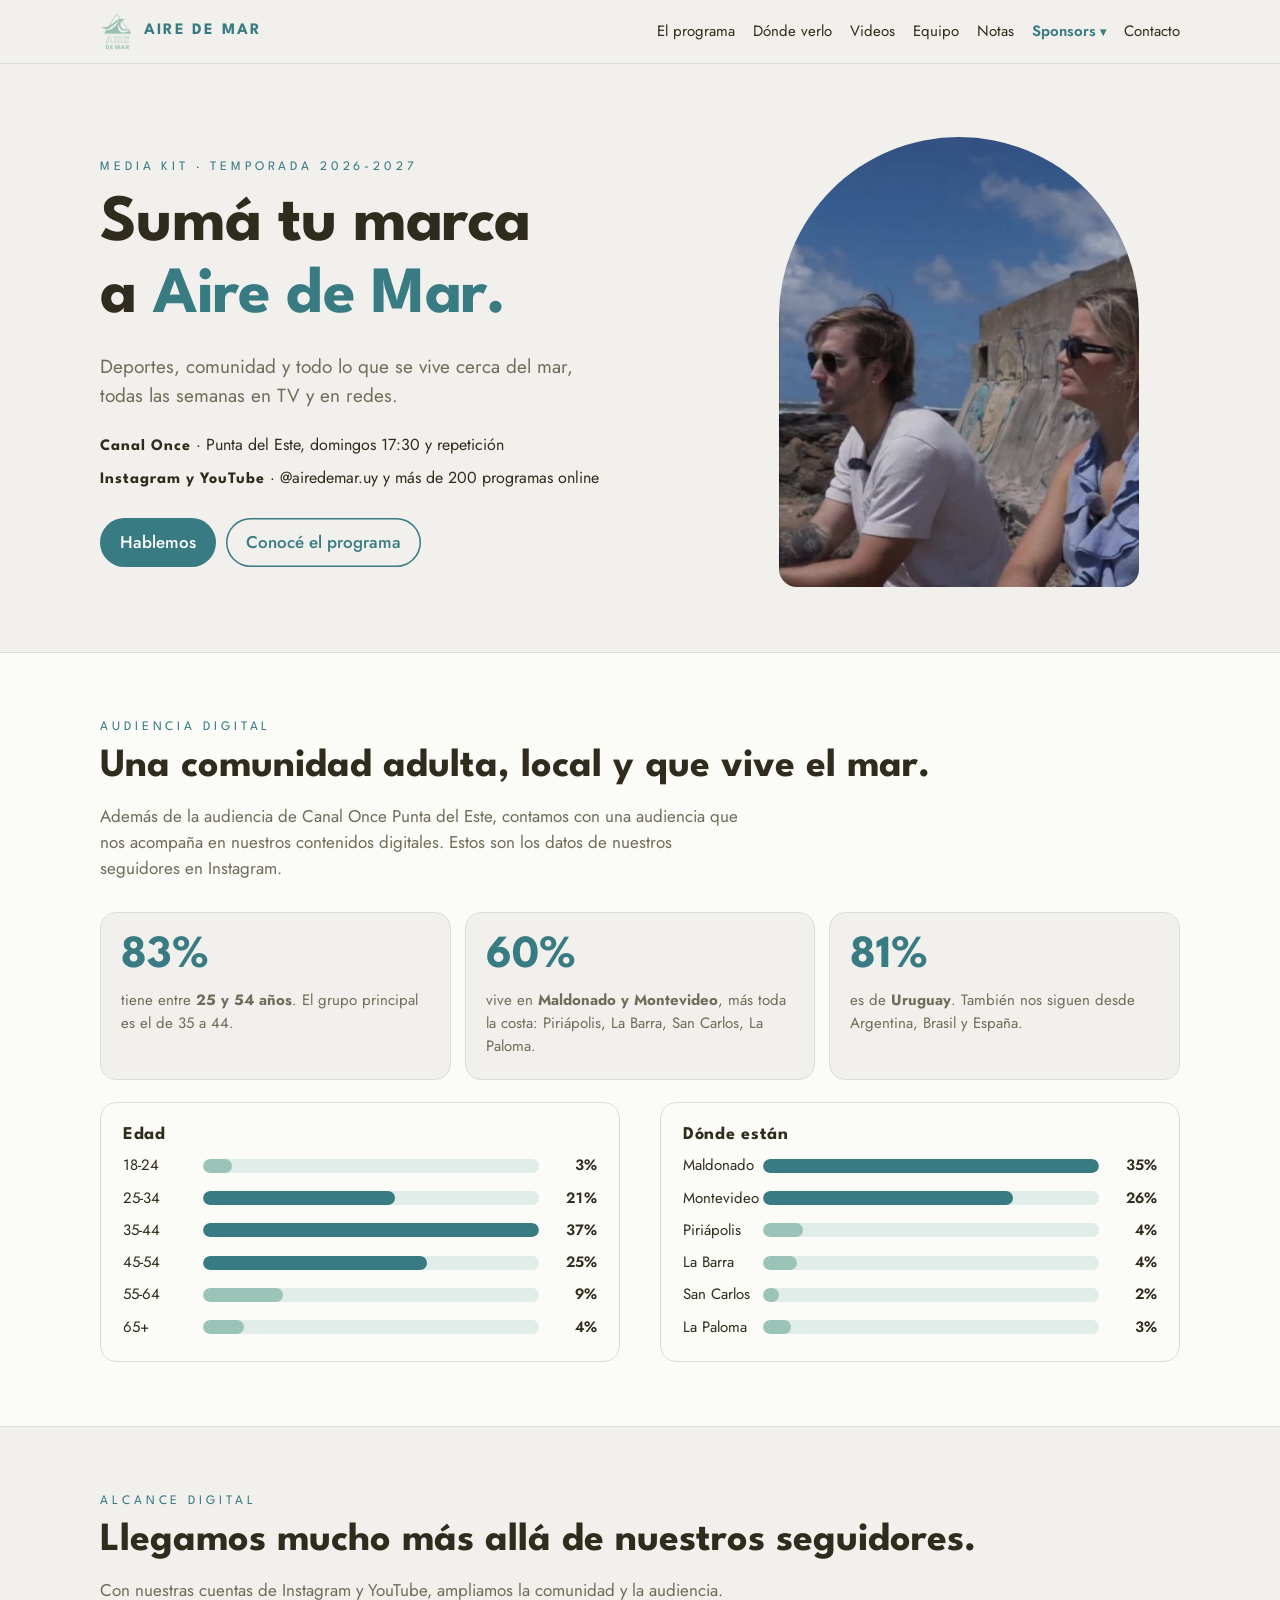
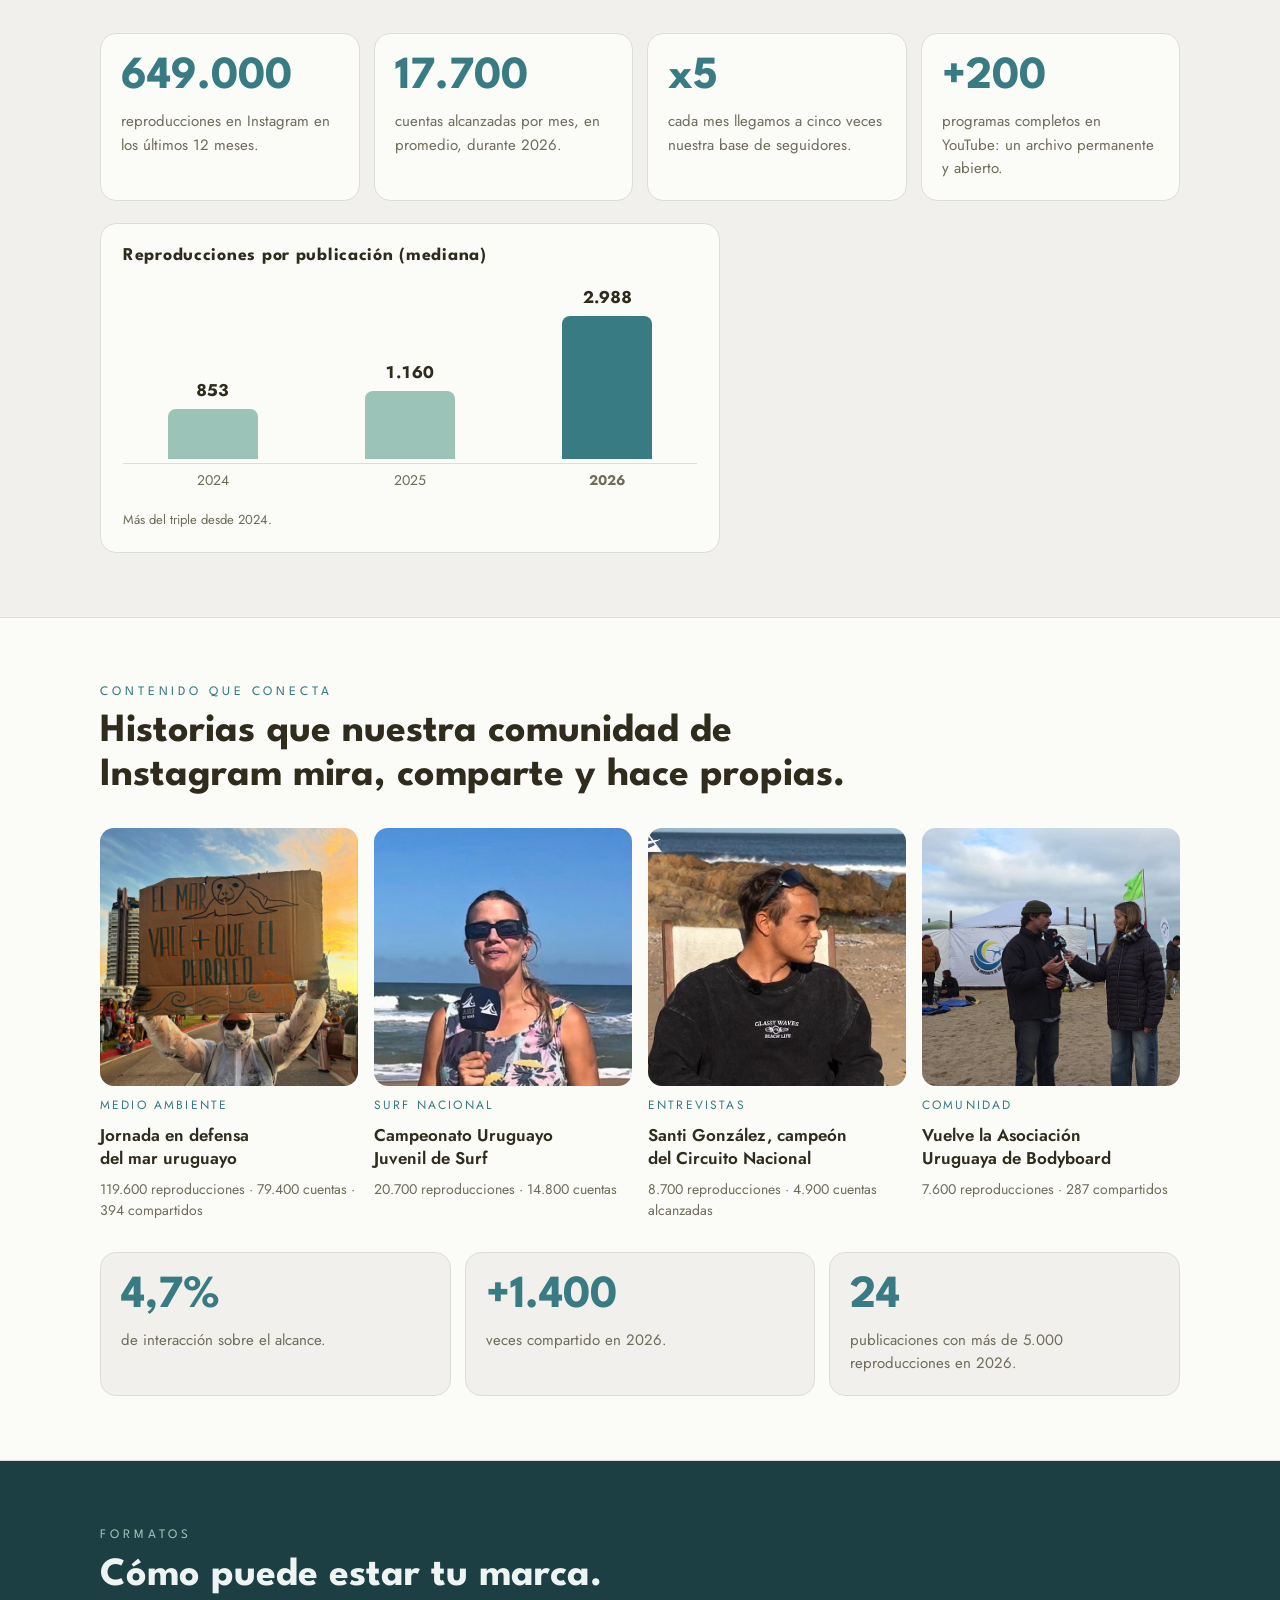
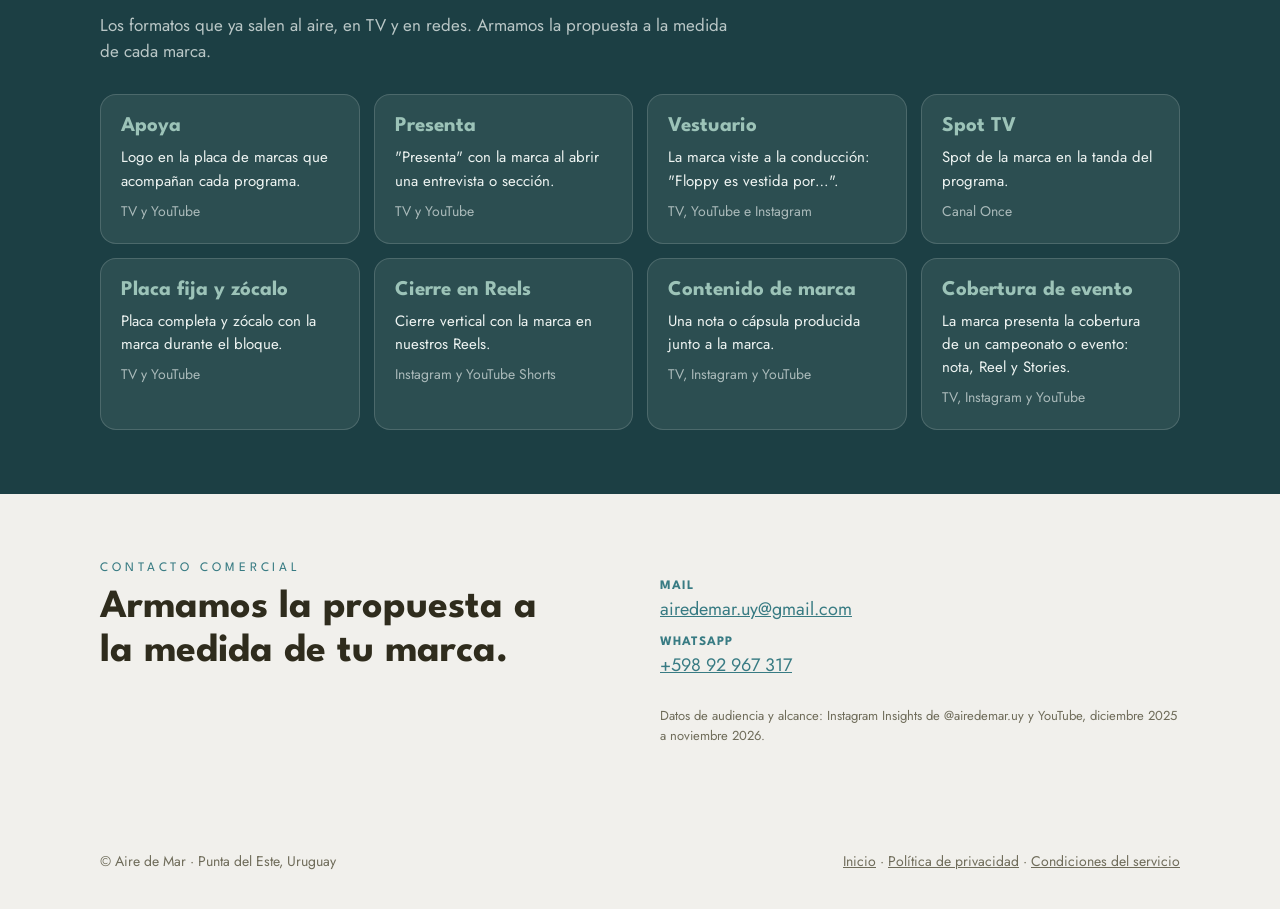
<file: sponsors/index.html>
<!DOCTYPE html>
<html lang="es">
<head>
<meta charset="utf-8">
<meta name="viewport" content="width=device-width, initial-scale=1">
<title>Sponsors · Aire de Mar</title>
<meta name="description" content="Media kit de Aire de Mar: audiencia, alcance, contenido y formatos para marcas. TV y redes desde Punta del Este.">
<meta property="og:title" content="Sumá tu marca a Aire de Mar">
<meta property="og:description" content="Audiencia, alcance y formatos para marcas. TV y redes.">
<meta property="og:image" content="https://airedemaruy.github.io/airedemar/img/compartir.jpg">
<meta property="og:image:width" content="1200">
<meta property="og:image:height" content="630">
<meta name="twitter:card" content="summary_large_image">
<link rel="icon" href="../img/logo.png">
<link rel="preconnect" href="https://fonts.googleapis.com">
<link rel="preconnect" href="https://fonts.gstatic.com" crossorigin>
<link rel="stylesheet" href="https://fonts.googleapis.com/css2?family=League+Spartan:wght@500;700&family=Jost:wght@400;500;600&display=swap">
<link rel="stylesheet" href="../estilos.css">
</head>
<body>

<header class="cabecera">
  <div class="contenedor">
    <a class="marca" href="../"><img src="../img/logo.png" alt=""><span>AIRE DE MAR</span></a>
    <nav class="menu" aria-label="Secciones">
      <a href="../#programa">El programa</a><a href="../#donde">Dónde verlo</a><a href="../#videos">Videos</a><a href="../#equipo">Equipo</a><a href="../#notas">Notas</a>
      <details class="submenu actual"><summary>Sponsors</summary><div class="desplegable"><a href="../sponsors/">Media kit</a><a href="../sponsors/#audiencia">Audiencia</a><a href="../sponsors/#alcance">Alcance</a><a href="../sponsors/#contenido">Contenido</a><a href="../sponsors/#formatos">Formatos</a><a href="../sponsors/#contacto">Contacto comercial</a></div></details><a href="#contacto">Contacto</a>
    </nav>
  </div>
</header>

<main>
  <section class="portada">
    <div class="contenedor">
      <div>
        <div class="antetitulo">Media kit · temporada 2026-2027</div>
        <h1>Sumá tu marca a <em>Aire de Mar.</em></h1>
        <p class="bajada">Deportes, comunidad y todo lo que se vive cerca del mar, todas las semanas en TV y en redes.</p>
        <div class="horario">
          <span><b>Canal Once</b> · Punta del Este, domingos 17:30 y repetición</span>
          <span><b>Instagram y YouTube</b> · @airedemar.uy y más de 200 programas online</span>
        </div>
        <div class="botones">
          <a class="boton" href="#contacto">Hablemos</a>
          <a class="boton linea" href="../">Conocé el programa</a>
        </div>
      </div>
      <figure class="foto-portada">
        <img src="../img/conductores.jpg" alt="Juandi y Floppy Sagasti, conductores de Aire de Mar" width="506" height="900">
      </figure>
    </div>
  </section>

  <section class="seccion alterna" id="audiencia">
    <div class="contenedor">
      <div class="antetitulo">Audiencia digital</div>
      <h2>Una comunidad adulta, local y que vive el mar.</h2>
      <p class="intro">Además de la audiencia de Canal Once Punta del Este, contamos con una audiencia que nos acompaña en nuestros contenidos digitales. Estos son los datos de nuestros seguidores en Instagram.</p>
      <div class="numeros">
        <div class="numero"><div class="n">83%</div><p>tiene entre <b>25 y 54 años</b>. El grupo principal es el de 35 a 44.</p></div>
        <div class="numero"><div class="n">60%</div><p>vive en <b>Maldonado y Montevideo</b>, más toda la costa: Piriápolis, La Barra, San Carlos, La Paloma.</p></div>
        <div class="numero"><div class="n">81%</div><p>es de <b>Uruguay</b>. También nos siguen desde Argentina, Brasil y España.</p></div>
      </div>
      <div class="dos" style="margin-top:22px">
        <div class="panel"><h3>Edad</h3><div class="barras">
          <div class="barra"><span>18-24</span><div class="pista"><div class="relleno" style="width:8.6%"></div></div><span class="v">3%</span></div>
          <div class="barra"><span>25-34</span><div class="pista"><div class="relleno fuerte" style="width:57%"></div></div><span class="v">21%</span></div>
          <div class="barra"><span>35-44</span><div class="pista"><div class="relleno fuerte" style="width:100%"></div></div><span class="v">37%</span></div>
          <div class="barra"><span>45-54</span><div class="pista"><div class="relleno fuerte" style="width:66.7%"></div></div><span class="v">25%</span></div>
          <div class="barra"><span>55-64</span><div class="pista"><div class="relleno" style="width:23.7%"></div></div><span class="v">9%</span></div>
          <div class="barra"><span>65+</span><div class="pista"><div class="relleno" style="width:12.1%"></div></div><span class="v">4%</span></div>
        </div></div>
        <div class="panel"><h3>Dónde están</h3><div class="barras">
          <div class="barra"><span>Maldonado</span><div class="pista"><div class="relleno fuerte" style="width:100%"></div></div><span class="v">35%</span></div>
          <div class="barra"><span>Montevideo</span><div class="pista"><div class="relleno fuerte" style="width:74.4%"></div></div><span class="v">26%</span></div>
          <div class="barra"><span>Piriápolis</span><div class="pista"><div class="relleno" style="width:11.8%"></div></div><span class="v">4%</span></div>
          <div class="barra"><span>La Barra</span><div class="pista"><div class="relleno" style="width:10.1%"></div></div><span class="v">4%</span></div>
          <div class="barra"><span>San Carlos</span><div class="pista"><div class="relleno" style="width:4.9%"></div></div><span class="v">2%</span></div>
          <div class="barra"><span>La Paloma</span><div class="pista"><div class="relleno" style="width:8.3%"></div></div><span class="v">3%</span></div>
        </div></div>
      </div>
    </div>
  </section>

  <section class="seccion" id="alcance">
    <div class="contenedor">
      <div class="antetitulo">Alcance digital</div>
      <h2>Llegamos mucho más allá de nuestros seguidores.</h2>
      <p class="intro">Con nuestras cuentas de Instagram y YouTube, ampliamos la comunidad y la audiencia.</p>
      <div class="numeros">
        <div class="numero"><div class="n">649.000</div><p>reproducciones en Instagram en los últimos 12 meses.</p></div>
        <div class="numero"><div class="n">17.700</div><p>cuentas alcanzadas por mes, en promedio, durante 2026.</p></div>
        <div class="numero"><div class="n">x5</div><p>cada mes llegamos a cinco veces nuestra base de seguidores.</p></div>
        <div class="numero"><div class="n">+200</div><p>programas completos en YouTube: un archivo permanente y abierto.</p></div>
      </div>
      <div class="panel" style="margin-top:22px;max-width:620px">
        <h3>Reproducciones por publicación (mediana)</h3>
        <div class="crecimiento" role="img" aria-label="853 en 2024, 1.160 en 2025 y 2.988 en 2026">
          <div><b>853</b><span class="col" style="height:28.5%"></span></div>
          <div><b>1.160</b><span class="col" style="height:38.8%"></span></div>
          <div><b>2.988</b><span class="col fuerte" style="height:100%"></span></div>
        </div>
        <div class="anios"><span>2024</span><span>2025</span><span><b>2026</b></span></div>
        <p class="fuente" style="margin-bottom:0">Más del triple desde 2024.</p>
      </div>
    </div>
  </section>

  <section class="seccion alterna" id="contenido">
    <div class="contenedor">
      <div class="antetitulo">Contenido que conecta</div>
      <h2>Historias que nuestra comunidad de Instagram mira, comparte y hace propias.</h2>
      <div class="notas cuatro">
        <a class="nota" href="https://www.instagram.com/p/DSTci5sjS7a/" target="_blank" rel="noopener"><img src="../img/notas/mar.jpg" alt="" loading="lazy" width="600" height="600"><span class="etiqueta">Medio ambiente</span><h3>Jornada en defensa del mar uruguayo</h3><span class="dato">119.600 reproducciones · 79.400 cuentas · 394 compartidos</span></a>
        <a class="nota" href="https://www.instagram.com/reel/DWNFU58DbOP/" target="_blank" rel="noopener"><img src="../img/notas/juvenil.jpg" alt="" loading="lazy" width="600" height="600"><span class="etiqueta">Surf nacional</span><h3>Campeonato Uruguayo Juvenil de Surf</h3><span class="dato">20.700 reproducciones · 14.800 cuentas</span></a>
        <a class="nota" href="https://www.instagram.com/reel/DaBe3Fuxdip/" target="_blank" rel="noopener"><img src="../img/notas/santi.jpg" alt="" loading="lazy" width="600" height="600"><span class="etiqueta">Entrevistas</span><h3>Santi González, campeón del Circuito Nacional</h3><span class="dato">8.700 reproducciones · 4.900 cuentas alcanzadas</span></a>
        <a class="nota" href="https://www.instagram.com/reel/DYvALKVRfqJ/" target="_blank" rel="noopener"><img src="../img/notas/bodyboard.jpg" alt="" loading="lazy" width="600" height="600"><span class="etiqueta">Comunidad</span><h3>Vuelve la Asociación Uruguaya de Bodyboard</h3><span class="dato">7.600 reproducciones · 287 compartidos</span></a>
      </div>
      <div class="numeros">
        <div class="numero"><div class="n">4,7%</div><p>de interacción sobre el alcance.</p></div>
        <div class="numero"><div class="n">+1.400</div><p>veces compartido en 2026.</p></div>
        <div class="numero"><div class="n">24</div><p>publicaciones con más de 5.000 reproducciones en 2026.</p></div>
      </div>
    </div>
  </section>

  <section class="seccion profunda" id="formatos">
    <div class="contenedor">
      <div class="antetitulo">Formatos</div>
      <h2>Cómo puede estar tu marca.</h2>
      <p class="intro">Los formatos que ya salen al aire, en TV y en redes. Armamos la propuesta a la medida de cada marca.</p>
      <div class="formatos">
        <div class="formato"><h3>Apoya</h3><p>Logo en la placa de marcas que acompañan cada programa.</p><p class="donde">TV y YouTube</p></div>
        <div class="formato"><h3>Presenta</h3><p>"Presenta" con la marca al abrir una entrevista o sección.</p><p class="donde">TV y YouTube</p></div>
        <div class="formato"><h3>Vestuario</h3><p>La marca viste a la conducción: "Floppy es vestida por…".</p><p class="donde">TV, YouTube e Instagram</p></div>
        <div class="formato"><h3>Spot TV</h3><p>Spot de la marca en la tanda del programa.</p><p class="donde">Canal Once</p></div>
        <div class="formato"><h3>Placa fija y zócalo</h3><p>Placa completa y zócalo con la marca durante el bloque.</p><p class="donde">TV y YouTube</p></div>
        <div class="formato"><h3>Cierre en Reels</h3><p>Cierre vertical con la marca en nuestros Reels.</p><p class="donde">Instagram y YouTube Shorts</p></div>
        <div class="formato"><h3>Contenido de marca</h3><p>Una nota o cápsula producida junto a la marca.</p><p class="donde">TV, Instagram y YouTube</p></div>
        <div class="formato"><h3>Cobertura de evento</h3><p>La marca presenta la cobertura de un campeonato o evento: nota, Reel y Stories.</p><p class="donde">TV, Instagram y YouTube</p></div>
      </div>
    </div>
  </section>

  <section class="seccion" id="contacto">
    <div class="contenedor dos">
      <div>
        <div class="antetitulo">Contacto comercial</div>
        <h2>Armamos la propuesta a la medida de tu marca.</h2>
      </div>
      <div class="contacto">
        <span><b>Mail</b><a href="mailto:airedemar.uy@gmail.com?subject=Sponsors%20Aire%20de%20Mar">airedemar.uy@gmail.com</a></span>
        <span><b>WhatsApp</b><a href="https://wa.me/59892967317" target="_blank" rel="noopener">+598 92 967 317</a></span>
        <p class="fuente">Datos de audiencia y alcance: Instagram Insights de @airedemar.uy y YouTube, diciembre 2025 a noviembre 2026.</p>
      </div>
    </div>
  </section>
</main>

<footer class="pie">
  <div class="contenedor">
    <span>© Aire de Mar · Punta del Este, Uruguay</span>
    <span><a href="../">Inicio</a> · <a href="../privacidad.html">Política de privacidad</a> · <a href="../terminos.html">Condiciones del servicio</a></span>
  </div>
</footer>
<script src="../sitio.js"></script>
</body>
</html>
</file>
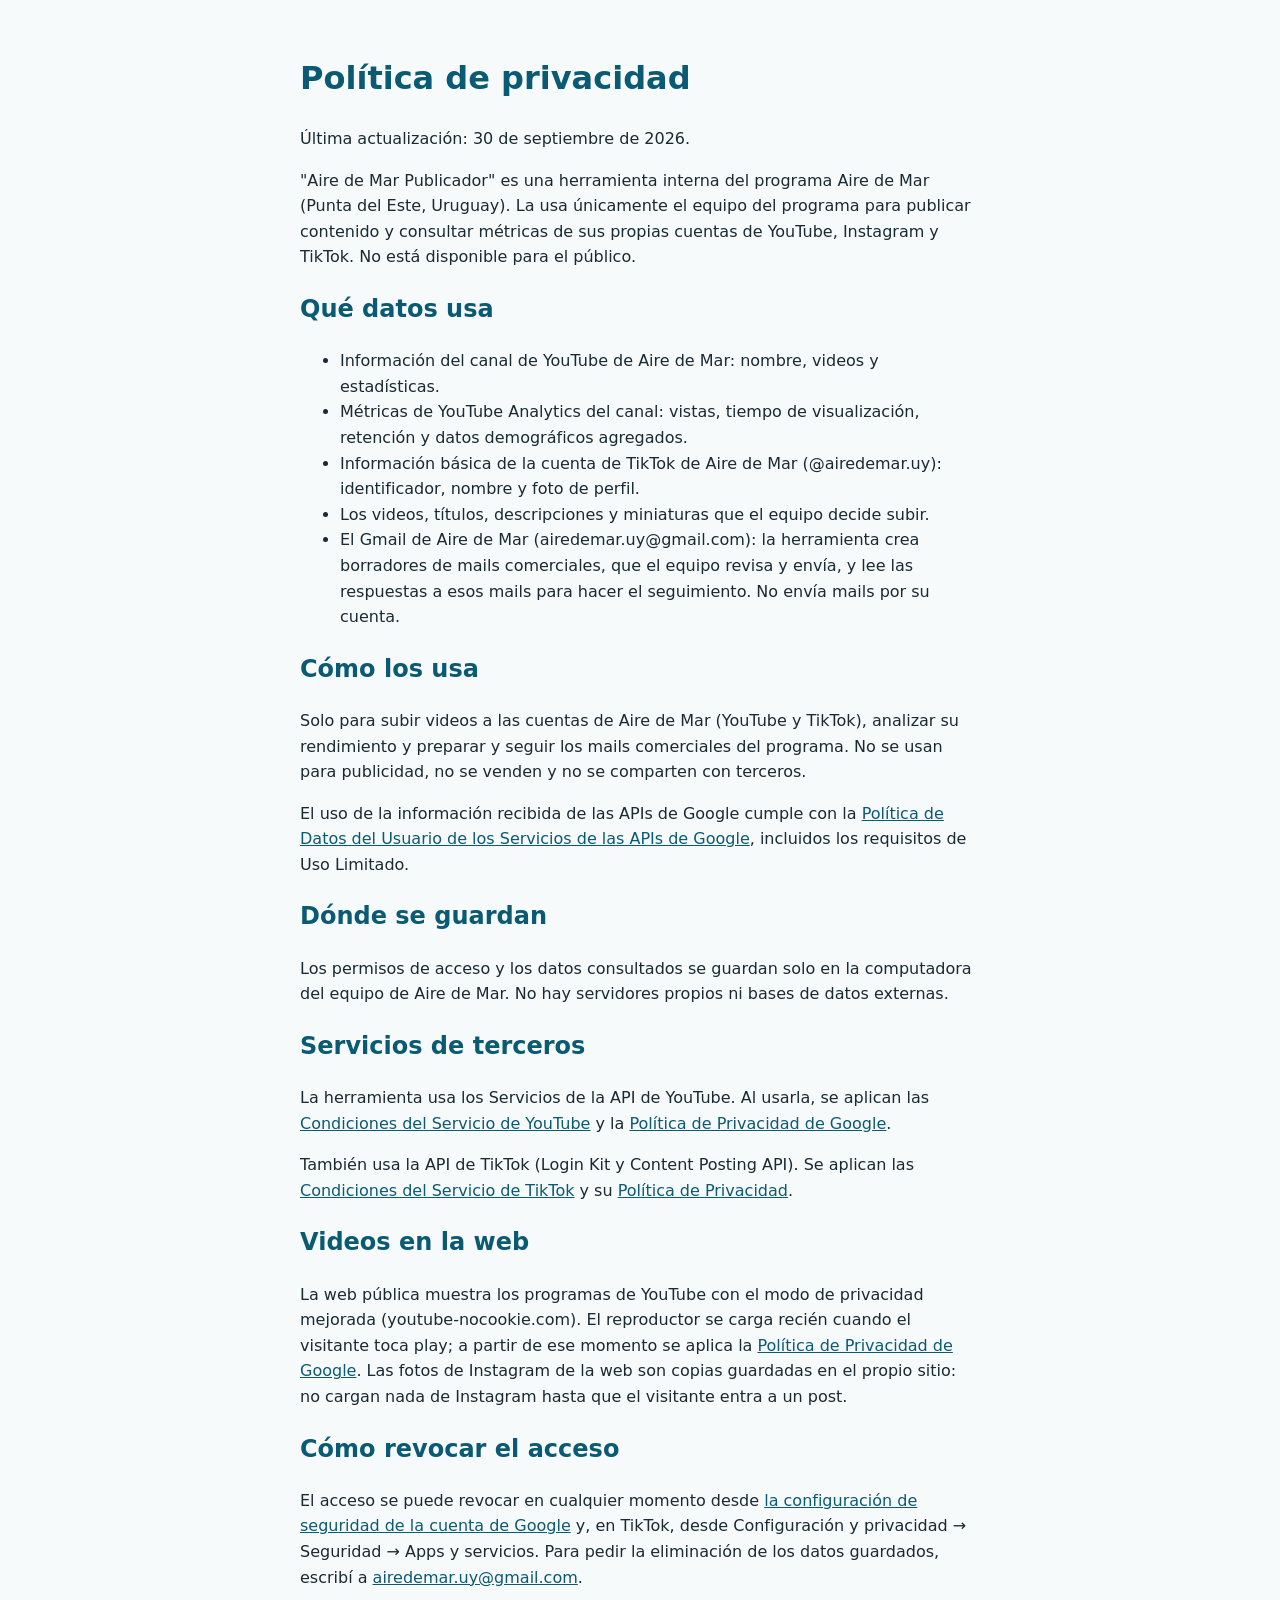
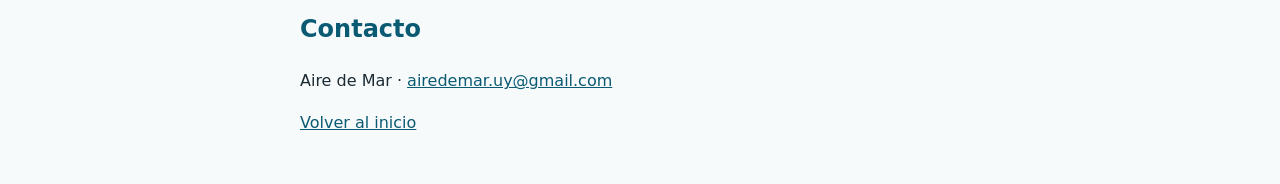
<file: privacidad.html>
<!DOCTYPE html>
<html lang="es">
<head>
<meta charset="utf-8">
<meta name="viewport" content="width=device-width, initial-scale=1">
<title>Política de privacidad · Aire de Mar</title>
<style>
  body { font-family: system-ui, sans-serif; max-width: 680px; margin: 0 auto; padding: 32px 16px; line-height: 1.6; color: #1a2a33; background: #f7fafb; }
  h1, h2 { color: #0b5a73; }
  a { color: #0b5a73; }
</style>
</head>
<body>
<h1>Política de privacidad</h1>
<p>Última actualización: 30 de septiembre de 2026.</p>

<p>"Aire de Mar Publicador" es una herramienta interna del programa Aire de Mar (Punta del Este, Uruguay). La usa únicamente el equipo del programa para publicar contenido y consultar métricas de sus propias cuentas de YouTube, Instagram y TikTok. No está disponible para el público.</p>

<h2>Qué datos usa</h2>
<ul>
  <li>Información del canal de YouTube de Aire de Mar: nombre, videos y estadísticas.</li>
  <li>Métricas de YouTube Analytics del canal: vistas, tiempo de visualización, retención y datos demográficos agregados.</li>
  <li>Información básica de la cuenta de TikTok de Aire de Mar (@airedemar.uy): identificador, nombre y foto de perfil.</li>
  <li>Los videos, títulos, descripciones y miniaturas que el equipo decide subir.</li>
  <li>El Gmail de Aire de Mar (airedemar.uy@gmail.com): la herramienta crea borradores de mails comerciales, que el equipo revisa y envía, y lee las respuestas a esos mails para hacer el seguimiento. No envía mails por su cuenta.</li>
</ul>

<h2>Cómo los usa</h2>
<p>Solo para subir videos a las cuentas de Aire de Mar (YouTube y TikTok), analizar su rendimiento y preparar y seguir los mails comerciales del programa. No se usan para publicidad, no se venden y no se comparten con terceros.</p>
<p>El uso de la información recibida de las APIs de Google cumple con la <a href="https://developers.google.com/terms/api-services-user-data-policy">Política de Datos del Usuario de los Servicios de las APIs de Google</a>, incluidos los requisitos de Uso Limitado.</p>

<h2>Dónde se guardan</h2>
<p>Los permisos de acceso y los datos consultados se guardan solo en la computadora del equipo de Aire de Mar. No hay servidores propios ni bases de datos externas.</p>

<h2>Servicios de terceros</h2>
<p>La herramienta usa los Servicios de la API de YouTube. Al usarla, se aplican las <a href="https://www.youtube.com/t/terms">Condiciones del Servicio de YouTube</a> y la <a href="https://policies.google.com/privacy">Política de Privacidad de Google</a>.</p>
<p>También usa la API de TikTok (Login Kit y Content Posting API). Se aplican las <a href="https://www.tiktok.com/legal/page/global/terms-of-service/en">Condiciones del Servicio de TikTok</a> y su <a href="https://www.tiktok.com/legal/page/row/privacy-policy/en">Política de Privacidad</a>.</p>

<h2>Videos en la web</h2>
<p>La web pública muestra los programas de YouTube con el modo de privacidad mejorada (youtube-nocookie.com). El reproductor se carga recién cuando el visitante toca play; a partir de ese momento se aplica la <a href="https://policies.google.com/privacy">Política de Privacidad de Google</a>. Las fotos de Instagram de la web son copias guardadas en el propio sitio: no cargan nada de Instagram hasta que el visitante entra a un post.</p>

<h2>Cómo revocar el acceso</h2>
<p>El acceso se puede revocar en cualquier momento desde <a href="https://myaccount.google.com/permissions">la configuración de seguridad de la cuenta de Google</a> y, en TikTok, desde Configuración y privacidad → Seguridad → Apps y servicios. Para pedir la eliminación de los datos guardados, escribí a <a href="mailto:airedemar.uy@gmail.com">airedemar.uy@gmail.com</a>.</p>

<h2>Contacto</h2>
<p>Aire de Mar · <a href="mailto:airedemar.uy@gmail.com">airedemar.uy@gmail.com</a></p>
<p><a href="index.html">Volver al inicio</a></p>
</body>
</html>
</file>
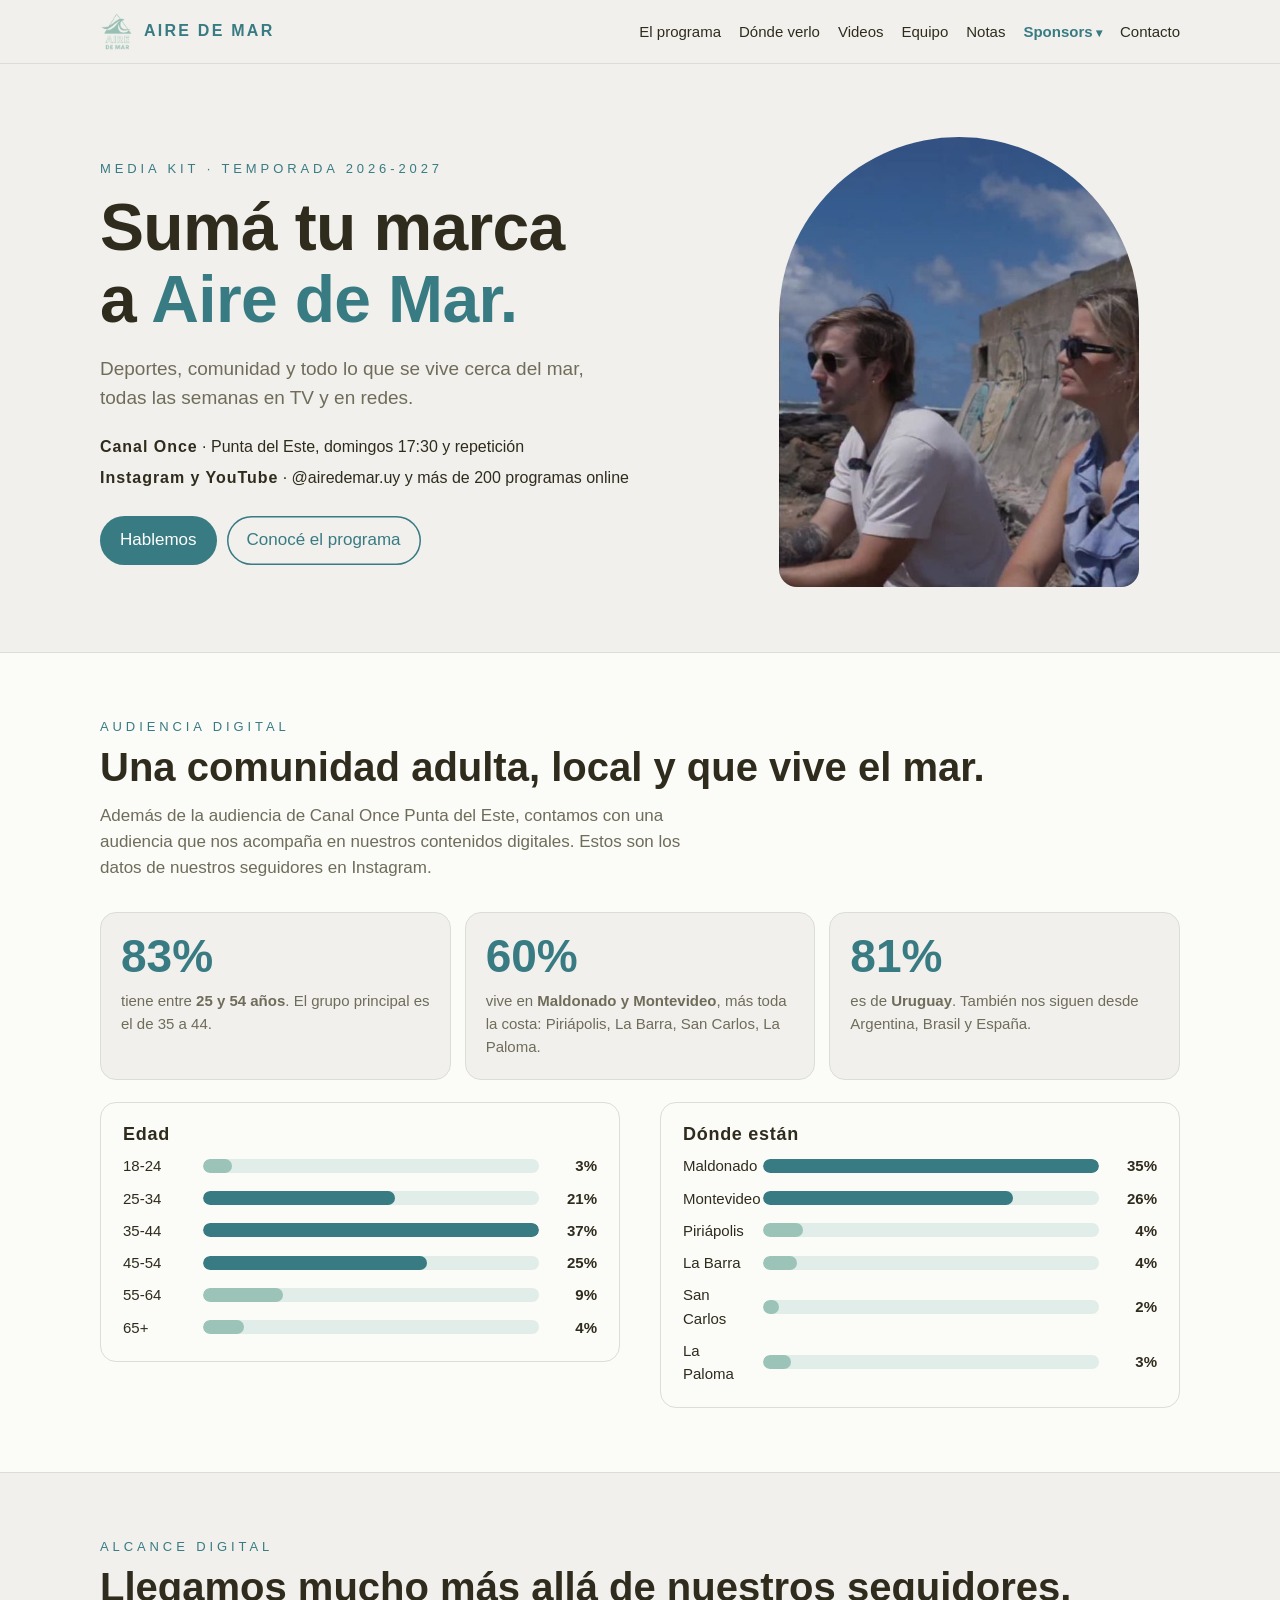
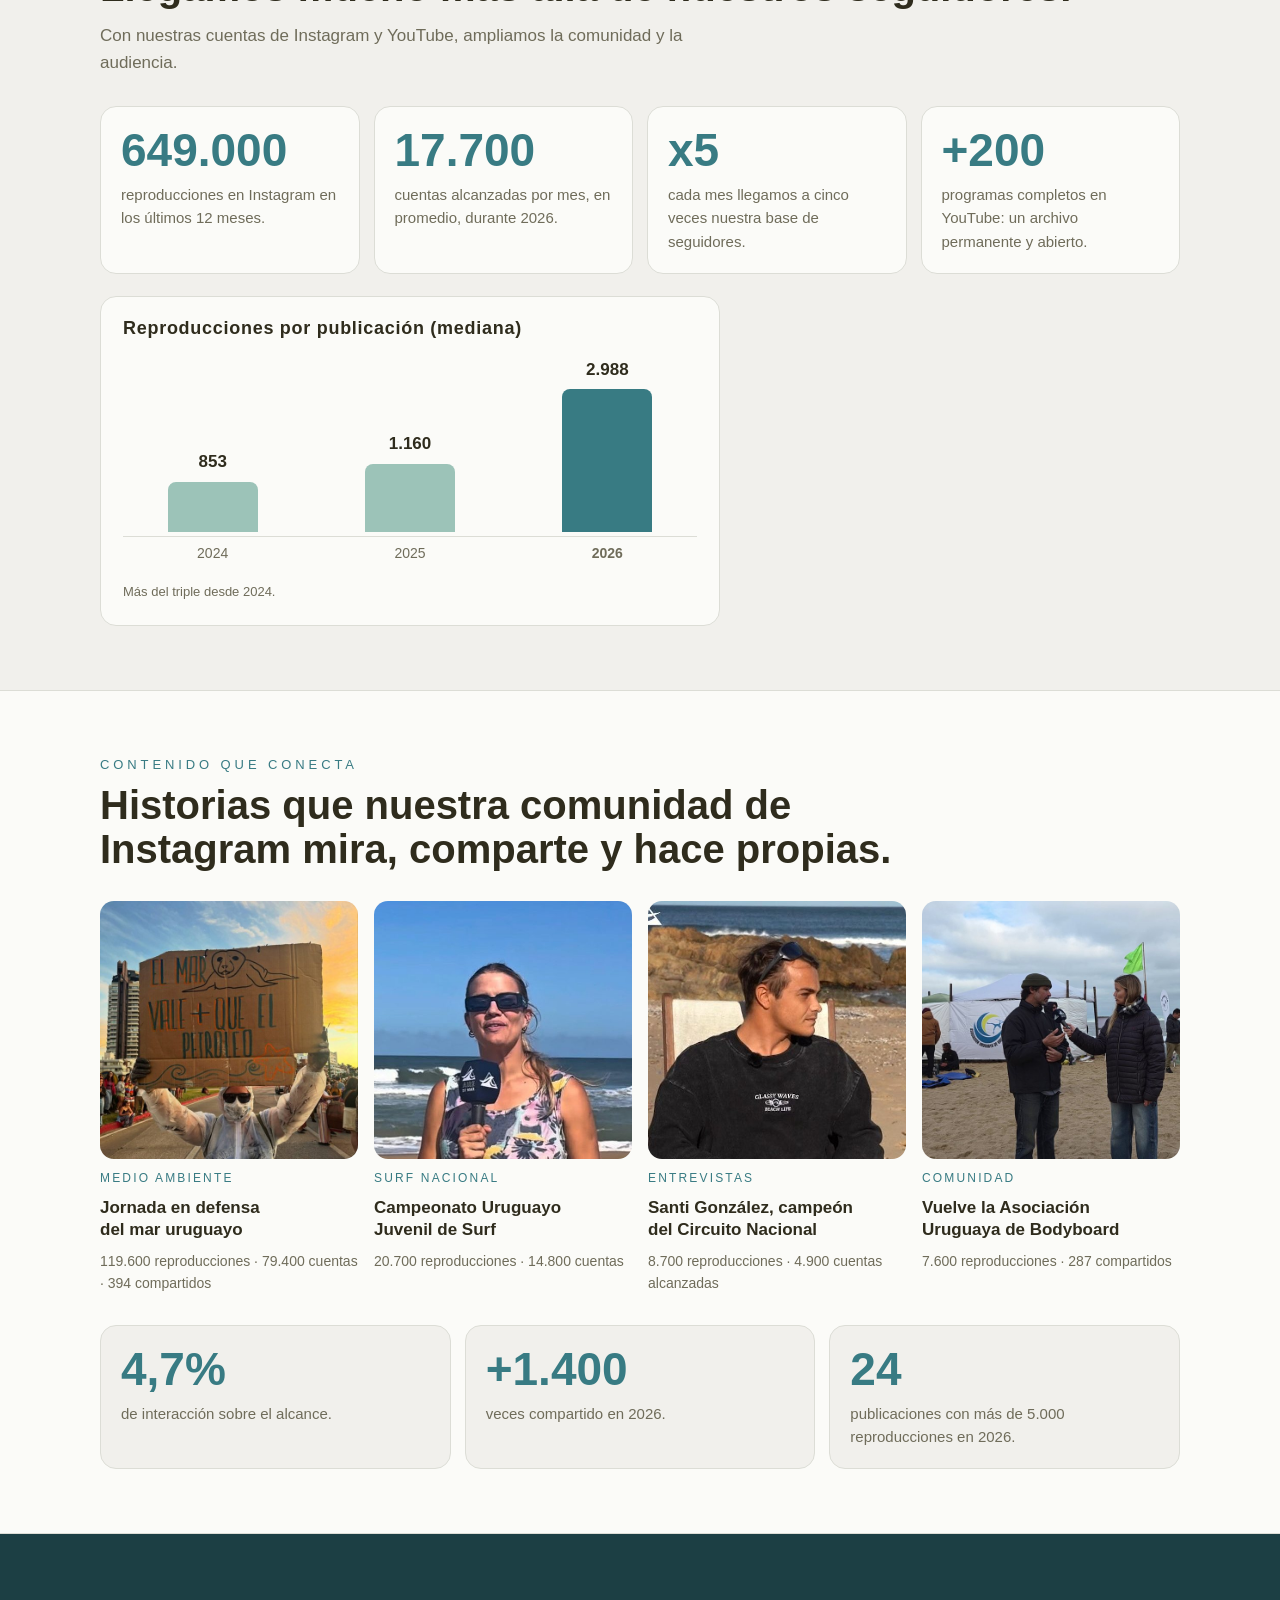
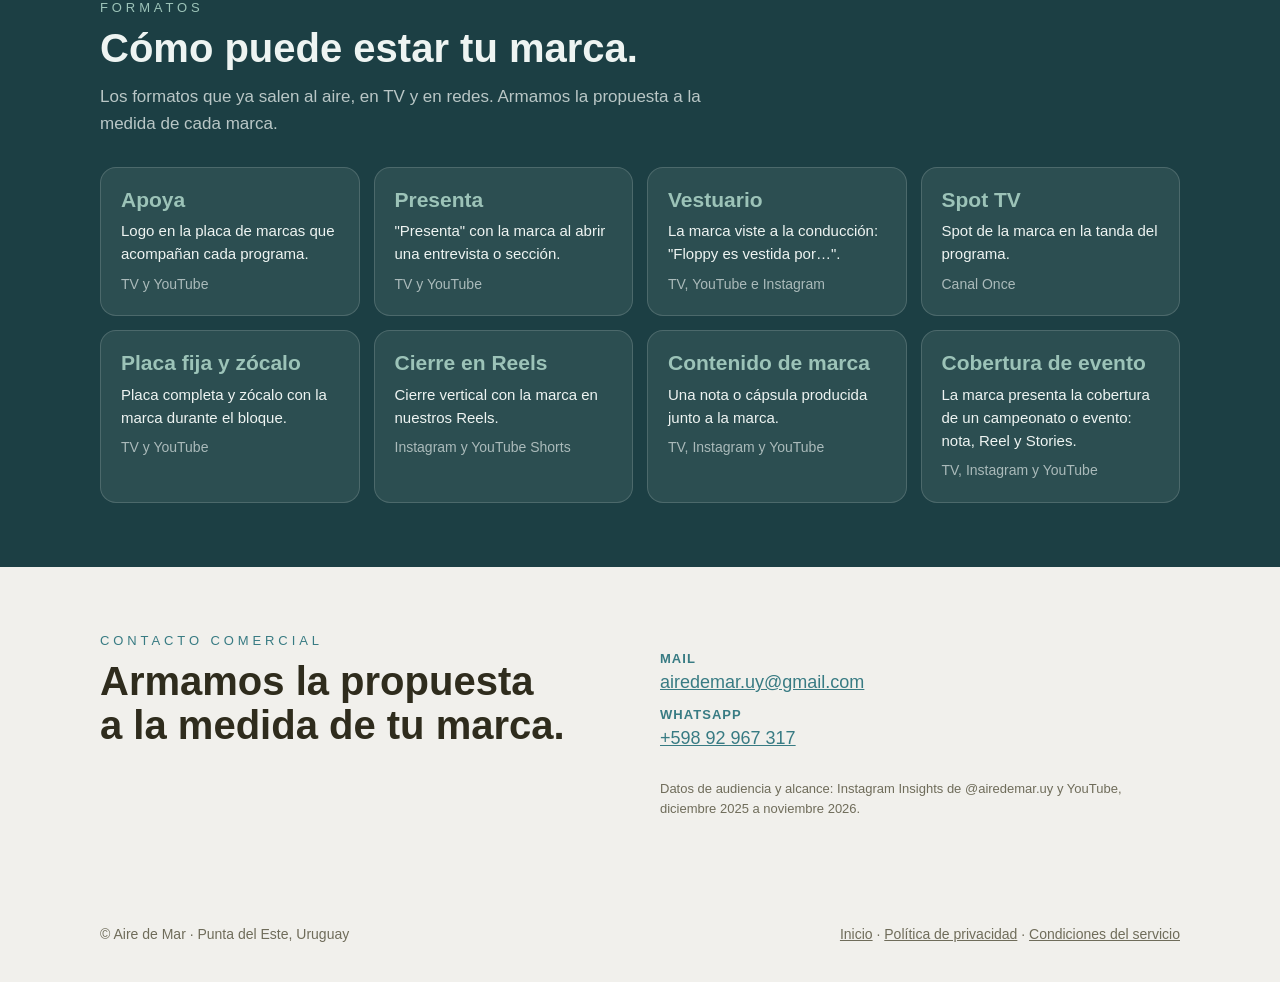
<file: sponsors.html>
<!DOCTYPE html>
<html lang="es">
<head>
<meta charset="utf-8">
<title>Sponsors · Aire de Mar</title>
<meta name="robots" content="noindex">
<link rel="canonical" href="https://airedemaruy.github.io/airedemar/sponsors/">
<meta http-equiv="refresh" content="0; url=https://airedemaruy.github.io/airedemar/sponsors/">
<script>location.replace("https://airedemaruy.github.io/airedemar/sponsors/" + location.hash);</script>
</head>
<body><p>Esta página se mudó a <a href="https://airedemaruy.github.io/airedemar/sponsors/">https://airedemaruy.github.io/airedemar/sponsors/</a>.</p></body>
</html>
</file>
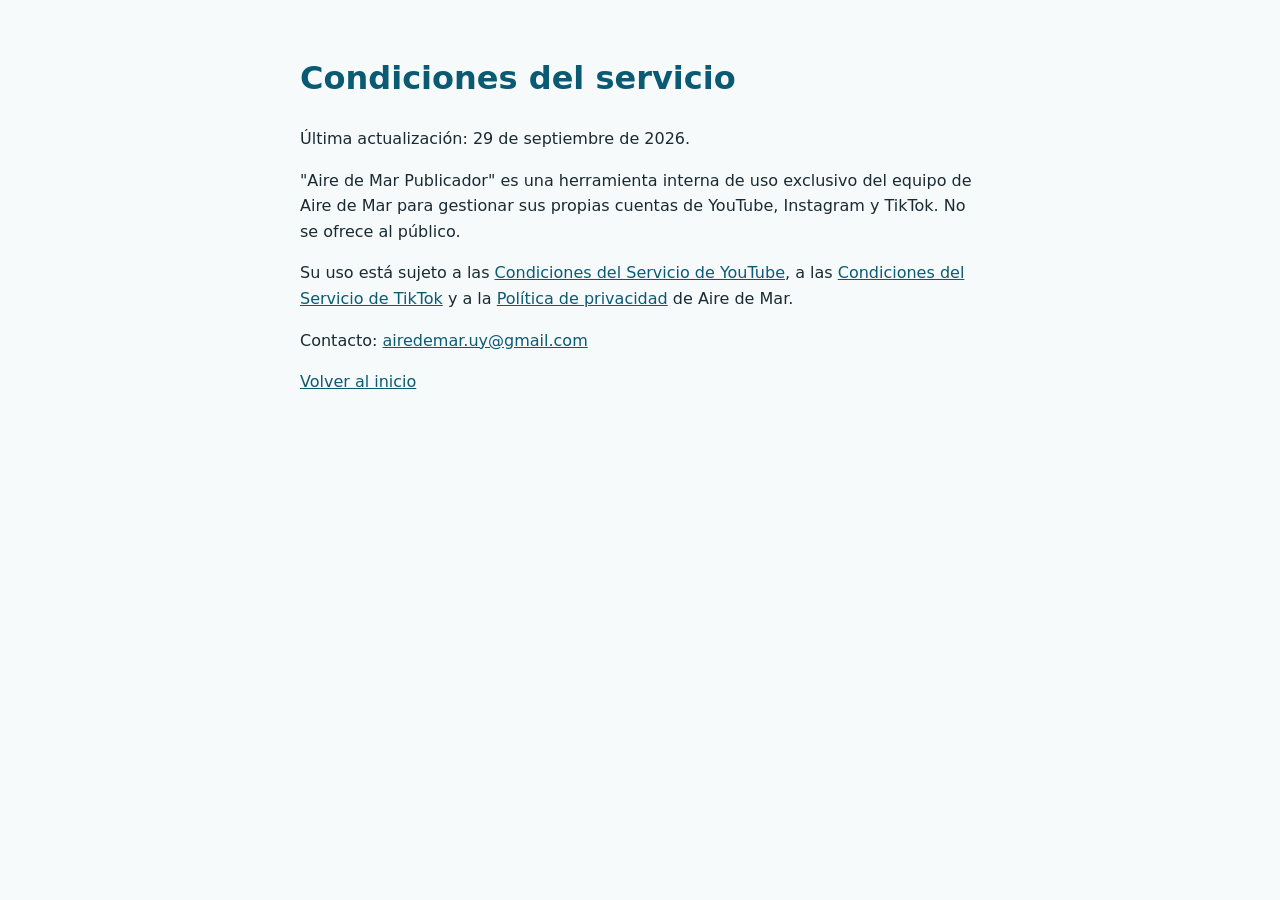
<file: terminos.html>
<!DOCTYPE html>
<html lang="es">
<head>
<meta charset="utf-8">
<meta name="viewport" content="width=device-width, initial-scale=1">
<title>Condiciones del servicio · Aire de Mar</title>
<style>
  body { font-family: system-ui, sans-serif; max-width: 680px; margin: 0 auto; padding: 32px 16px; line-height: 1.6; color: #1a2a33; background: #f7fafb; }
  h1 { color: #0b5a73; }
  a { color: #0b5a73; }
</style>
</head>
<body>
<h1>Condiciones del servicio</h1>
<p>Última actualización: 29 de septiembre de 2026.</p>
<p>"Aire de Mar Publicador" es una herramienta interna de uso exclusivo del equipo de Aire de Mar para gestionar sus propias cuentas de YouTube, Instagram y TikTok. No se ofrece al público.</p>
<p>Su uso está sujeto a las <a href="https://www.youtube.com/t/terms">Condiciones del Servicio de YouTube</a>, a las <a href="https://www.tiktok.com/legal/page/global/terms-of-service/en">Condiciones del Servicio de TikTok</a> y a la <a href="privacidad.html">Política de privacidad</a> de Aire de Mar.</p>
<p>Contacto: <a href="mailto:airedemar.uy@gmail.com">airedemar.uy@gmail.com</a></p>
<p><a href="index.html">Volver al inicio</a></p>
</body>
</html>
</file>
<file: estilos.css>
/* Web pública de Aire de Mar. Identidad de la propuesta: turquesa #387b83, verde agua del logo #9cc3b8, arena, League Spartan. */
:root {
  --bg: #f1f0ec; --surface: #fbfbf8; --ink: #2f2c1d; --muted: #6f6c5a; --line: #dcddd6;
  --teal: #387b83; --teal-ink: #ffffff; --sea: #9cc3b8; --sea-soft: #e0ede9; --deep: #1c3f44; --deep-ink: #eef4f2;
  --display: 'League Spartan', 'Futura', 'Century Gothic', sans-serif;
  --body: 'Jost', 'Futura', 'Century Gothic', 'Segoe UI', sans-serif;
  color-scheme: light;
}
@media (prefers-color-scheme: dark) { :root {
  --bg: #111e20; --surface: #182a2d; --ink: #e8ebe4; --muted: #a3b2ad; --line: #2a4043;
  --teal: #7cc0c6; --teal-ink: #0f1d1f; --sea: #5f9a90; --sea-soft: #1d3638; --deep: #0b1719; --deep-ink: #e8f0ee;
  color-scheme: dark; } }

* { box-sizing: border-box; }
html { scroll-behavior: smooth; }
@media (prefers-reduced-motion: reduce) { html { scroll-behavior: auto; } }
body { margin: 0; background: var(--bg); color: var(--ink); font-family: var(--body); font-size: 17px; line-height: 1.55; }
img { max-width: 100%; display: block; }
a { color: var(--teal); }
:focus-visible { outline: 2px solid var(--teal); outline-offset: 3px; }
h1, h2, h3 { font-family: var(--display); font-weight: 700; line-height: 1.1; margin: 0; text-wrap: balance; }
.contenedor { max-width: 1120px; margin: 0 auto; padding-inline: 20px; }

/* Cabecera */
.cabecera { position: sticky; top: 0; z-index: 10; background: color-mix(in srgb, var(--bg) 92%, transparent); backdrop-filter: blur(8px); border-bottom: 1px solid var(--line); }
.cabecera .contenedor { display: flex; align-items: center; justify-content: space-between; gap: 16px; padding-block: 10px; flex-wrap: wrap; }
.marca { display: flex; align-items: center; gap: 10px; text-decoration: none; color: var(--teal); }
.marca img { width: 34px; height: auto; }
.marca span { font-family: var(--display); font-weight: 700; letter-spacing: .14em; font-size: 16px; }
.menu { display: flex; gap: 4px 18px; flex-wrap: wrap; font-size: 15px; }
.menu a { text-decoration: none; color: var(--ink); }
.menu a:hover { color: var(--teal); }
.menu a.destacado { color: var(--teal); font-weight: 600; }

/* Portada */
.portada { padding-block: 56px 48px; }
.portada .contenedor { display: grid; grid-template-columns: 1.15fr .85fr; gap: 40px; align-items: center; }
.antetitulo { font-family: var(--display); letter-spacing: .3em; text-transform: uppercase; font-size: 13px; color: var(--teal); }
.portada h1 { font-size: clamp(38px, 6vw, 66px); letter-spacing: -.01em; margin-top: 12px; }
.portada h1 em { font-style: normal; color: var(--teal); }
.portada .bajada { font-size: 19px; color: var(--muted); margin: 18px 0 0; max-width: 46ch; }
.horario { margin-top: 22px; display: grid; gap: 6px; font-size: 16px; }
.horario b { font-family: var(--display); letter-spacing: .06em; }
.botones { display: flex; flex-wrap: wrap; gap: 10px; margin-top: 26px; }
.boton { display: inline-block; padding: 11px 20px; border-radius: 999px; text-decoration: none; font-weight: 500; background: var(--teal); color: var(--teal-ink); }
.boton.linea { background: transparent; color: var(--teal); box-shadow: inset 0 0 0 1.5px var(--teal); }
.foto-portada { position: relative; justify-self: center; width: min(360px, 100%); }
.foto-portada img { border-radius: 180px 180px 18px 18px; aspect-ratio: 4 / 5; height: auto; object-fit: cover; width: 100%; }
.foto-portada figcaption { font-size: 13px; color: var(--muted); margin-top: 8px; text-align: center; }
@media (max-width: 780px) { .portada .contenedor { grid-template-columns: 1fr; } .foto-portada { width: min(300px, 100%); } }

/* Secciones */
.seccion { padding-block: 64px; }
.seccion.alterna { background: var(--surface); border-block: 1px solid var(--line); }
.seccion.profunda { background: var(--deep); color: var(--deep-ink); }
.seccion.profunda .antetitulo, .seccion.profunda a { color: var(--sea); }
.seccion h2 { font-size: clamp(28px, 4vw, 40px); margin-top: 8px; }
.seccion .intro { color: var(--muted); max-width: 64ch; margin: 14px 0 0; }
.seccion.profunda .intro { color: color-mix(in srgb, var(--deep-ink) 75%, transparent); }
.dos { display: grid; grid-template-columns: 1fr 1fr; gap: 40px; align-items: start; }
@media (max-width: 780px) { .dos { grid-template-columns: 1fr; gap: 24px; } }
.texto p { margin: 0 0 14px; max-width: 62ch; }
.deportes { display: flex; flex-wrap: wrap; gap: 8px; margin-top: 18px; }
.deportes span { background: var(--sea-soft); color: var(--ink); border-radius: 999px; padding: 5px 12px; font-size: 14px; }

/* Pantallas */
.pantallas { display: grid; grid-template-columns: repeat(auto-fit, minmax(200px, 1fr)); gap: 12px; margin-top: 28px; }
.pantalla { background: var(--surface); border: 1px solid var(--line); border-radius: 16px; padding: 18px; }
.pantalla .tipo { font-family: var(--display); letter-spacing: .22em; text-transform: uppercase; font-size: 12px; color: var(--teal); }
.pantalla h3 { font-size: 22px; margin: 8px 0 6px; }
.pantalla p { margin: 0; color: var(--muted); font-size: 15px; }
a.pantalla { display: flex; flex-direction: column; text-decoration: none; color: inherit; transition: border-color .2s; }
a.pantalla:hover { border-color: var(--teal); }
.pantalla .ir { margin-top: auto; padding-top: 12px; font-size: 14px; color: var(--teal); }
a.pantalla:hover .ir { text-decoration: underline; }

/* Equipo */
.equipo { display: grid; grid-template-columns: repeat(auto-fit, minmax(240px, 1fr)); gap: 20px; margin-top: 30px; }
.persona img { width: 132px; height: 132px; border-radius: 50%; }
.persona h3 { font-size: 22px; margin-top: 14px; }
.persona .rol { font-size: 13px; letter-spacing: .12em; text-transform: uppercase; color: var(--teal); margin-top: 4px; }
.persona p { color: var(--muted); font-size: 15px; margin: 10px 0 0; }
.capsula { margin-top: 28px; padding: 18px 20px; border-radius: 16px; background: var(--sea-soft); max-width: 720px; display: flex; gap: 16px; align-items: center; }
.capsula img { width: 72px; height: 72px; border-radius: 50%; object-fit: cover; flex: none; }
.capsula p { margin: 0; }
.capsula + .capsula { margin-top: 12px; }
.capsula b { font-family: var(--display); letter-spacing: .06em; }

/* Notas */
.notas { display: grid; grid-template-columns: repeat(auto-fill, minmax(200px, 1fr)); gap: 16px; margin-top: 30px; }
.nota { text-decoration: none; color: inherit; display: grid; gap: 10px; align-content: start; }
.nota img { aspect-ratio: 1 / 1; height: auto; object-fit: cover; border-radius: 14px; width: 100%; transition: transform .25s; }
.notas.grilla { grid-template-columns: repeat(3, 1fr); }
.notas.cuatro { grid-template-columns: repeat(4, 1fr); }
@media (max-width: 700px) { .notas.cuatro { grid-template-columns: repeat(2, 1fr); } }
@media (max-width: 600px) { .notas.grilla { gap: 10px; } .notas.grilla .etiqueta { display: none; } .notas.grilla h3 { font-size: 13px; } .notas.grilla .dato { font-size: 12px; } }
.nota:hover img { transform: translateY(-3px); }
@media (prefers-reduced-motion: reduce) { .nota img { transition: none; } }
.nota .etiqueta { font-size: 12px; letter-spacing: .18em; text-transform: uppercase; color: var(--teal); }
.nota h3 { font-family: var(--body); font-weight: 600; font-size: 17px; line-height: 1.3; }
.nota .dato { font-size: 14px; color: var(--muted); }

/* Números (media kit) */
.numeros { display: grid; grid-template-columns: repeat(auto-fit, minmax(210px, 1fr)); gap: 14px; margin-top: 30px; }
.numero { background: var(--surface); border: 1px solid var(--line); border-radius: 16px; padding: 20px; }
.seccion.alterna .numero { background: var(--bg); }
.numero .n { font-family: var(--display); font-weight: 700; font-size: clamp(34px, 5vw, 46px); color: var(--teal); line-height: 1; font-variant-numeric: tabular-nums; }
.numero p { margin: 10px 0 0; color: var(--muted); font-size: 15px; }
.barras { display: grid; gap: 9px; margin-top: 8px; }
.barra { display: grid; grid-template-columns: 70px 1fr 48px; gap: 10px; align-items: center; font-size: 15px; }
.barra .pista { height: 14px; border-radius: 7px; background: var(--sea-soft); overflow: hidden; }
.barra .relleno { height: 100%; background: var(--sea); border-radius: 7px; }
.barra .relleno.fuerte { background: var(--teal); }
.barra .v { text-align: right; font-variant-numeric: tabular-nums; font-weight: 600; }
.crecimiento { display: flex; align-items: flex-end; gap: 18px; height: 180px; margin-top: 18px; padding-bottom: 4px; border-bottom: 1.5px solid var(--line); }
.crecimiento div { flex: 1; display: flex; flex-direction: column; justify-content: flex-end; align-items: center; gap: 6px; height: 100%; }
.crecimiento .col { width: 100%; max-width: 90px; background: var(--sea); border-radius: 8px 8px 0 0; }
.crecimiento .col.fuerte { background: var(--teal); }
.crecimiento b { font-variant-numeric: tabular-nums; }
.anios { display: flex; gap: 18px; margin-top: 6px; font-size: 14px; color: var(--muted); }
.anios span { flex: 1; text-align: center; }
.panel { background: var(--surface); border: 1px solid var(--line); border-radius: 16px; padding: 22px; }
.panel h3 { font-size: 18px; letter-spacing: .04em; margin-bottom: 10px; }

/* Formatos */
.formatos { display: grid; grid-template-columns: repeat(auto-fit, minmax(240px, 1fr)); gap: 14px; margin-top: 30px; }
.formato { border-radius: 16px; padding: 20px; background: color-mix(in srgb, var(--deep-ink) 8%, transparent); border: 1px solid color-mix(in srgb, var(--deep-ink) 16%, transparent); }
.formato h3 { font-size: 21px; color: var(--sea); }
.formato p { margin: 8px 0 0; font-size: 15px; }
.formato .donde { color: color-mix(in srgb, var(--deep-ink) 65%, transparent); font-size: 14px; }

/* Contacto y pie */
.contacto { display: grid; gap: 8px; font-size: 18px; margin-top: 18px; }
.contacto b { font-family: var(--display); letter-spacing: .08em; font-size: 13px; text-transform: uppercase; color: var(--teal); display: block; }
.pie { padding-block: 28px 36px; font-size: 14px; color: var(--muted); }
.pie .contenedor { display: flex; flex-wrap: wrap; justify-content: space-between; gap: 12px; }
.pie a { color: var(--muted); }
.fuente { font-size: 13px; color: var(--muted); margin-top: 18px; }

/* Menú desplegable de Sponsors */
.submenu { position: relative; }
.submenu summary { list-style: none; cursor: pointer; color: var(--teal); font-weight: 600; }
.submenu summary::-webkit-details-marker { display: none; }
.submenu summary::after { content: " ▾"; font-size: 12px; }
.submenu[open] summary::after { content: " ▴"; }
.desplegable { position: absolute; right: 0; top: calc(100% + 10px); z-index: 20; display: grid; min-width: 210px; padding: 8px; background: var(--surface); border: 1px solid var(--line); border-radius: 14px; box-shadow: 0 12px 30px rgb(0 0 0 / .18); }
.submenu:hover::before { content: ""; position: absolute; left: 0; right: 0; top: 100%; height: 12px; }
.desplegable a { padding: 8px 12px; border-radius: 9px; }
.desplegable a:hover { background: var(--sea-soft); color: var(--ink); }
.desplegable a:first-child { font-weight: 600; color: var(--teal); }
@media (max-width: 700px) { .desplegable { position: fixed; left: 16px; right: 16px; top: auto; min-width: 0; } }

/* Videos de la temporada */
.videos { display: grid; grid-template-columns: 1.7fr 1fr; gap: 16px; margin-top: 28px; align-items: start; }
.reproductor { aspect-ratio: 16 / 9; border-radius: 16px; overflow: hidden; background: #000; }
.reproductor iframe { width: 100%; height: 100%; border: 0; display: block; }
.portada-video { position: relative; display: block; width: 100%; height: 100%; padding: 0; border: 0; cursor: pointer; background: #000; }
.portada-video img { width: 100%; height: 100%; object-fit: cover; opacity: .9; }
.portada-video .play { position: absolute; inset: 0; margin: auto; width: 74px; height: 74px; border-radius: 50%; background: var(--teal); box-shadow: 0 6px 24px rgb(0 0 0 / .35); }
.portada-video .play::after { content: ""; position: absolute; left: 30px; top: 22px; border-style: solid; border-width: 15px 0 15px 24px; border-color: transparent transparent transparent var(--teal-ink); }
.portada-video:hover .play { transform: scale(1.06); }
.videos { align-items: stretch; }
.cola { list-style: none; margin: 0; padding: 0 4px 0 0; display: grid; align-content: start; gap: 8px; overflow-y: auto; contain: size; height: 100%; }
.cola button { display: grid; grid-template-columns: 128px 1fr; grid-template-rows: auto auto; gap: 2px 10px; width: 100%; padding: 6px; border: 1px solid transparent; border-radius: 12px; background: transparent; color: inherit; font: inherit; text-align: left; cursor: pointer; }
.cola button:hover, .cola button[aria-current="true"] { background: var(--surface); border-color: var(--line); }
.cola button[aria-current="true"] small { color: var(--teal); }
.cola img { grid-row: 1 / 3; width: 128px; aspect-ratio: 16 / 9; height: auto; object-fit: cover; border-radius: 8px; }
.cola .t { font-size: 14px; line-height: 1.3; }
.cola .t small { display: block; font-size: 12px; color: var(--muted); letter-spacing: .04em; }
.cola .d { font-size: 12px; color: var(--muted); align-self: end; }
@media (max-width: 860px) { .videos { grid-template-columns: 1fr; } .cola { contain: none; height: auto; max-height: 360px; } }

/* Grilla de Instagram */
.instagram { display: grid; grid-template-columns: repeat(3, 1fr); gap: 10px; margin-top: 28px; }
.ig { position: relative; display: block; border-radius: 12px; overflow: hidden; }
.ig img { width: 100%; aspect-ratio: 1 / 1; height: auto; object-fit: cover; transition: transform .3s; }
.ig .sobre { position: absolute; inset: 0; display: flex; align-items: flex-end; padding: 14px; font-size: 15px; line-height: 1.35; color: #fff; background: linear-gradient(to top, rgb(10 25 27 / .85), rgb(10 25 27 / 0) 70%); opacity: 0; transition: opacity .25s; }
.ig:hover .sobre, .ig:focus-visible .sobre { opacity: 1; }
.ig:hover img { transform: scale(1.03); }
@media (max-width: 600px) { .instagram { gap: 4px; } .ig { border-radius: 6px; } .ig .sobre { display: none; } }
@media (prefers-reduced-motion: reduce) { .ig img, .ig .sobre { transition: none; } }
</file>
